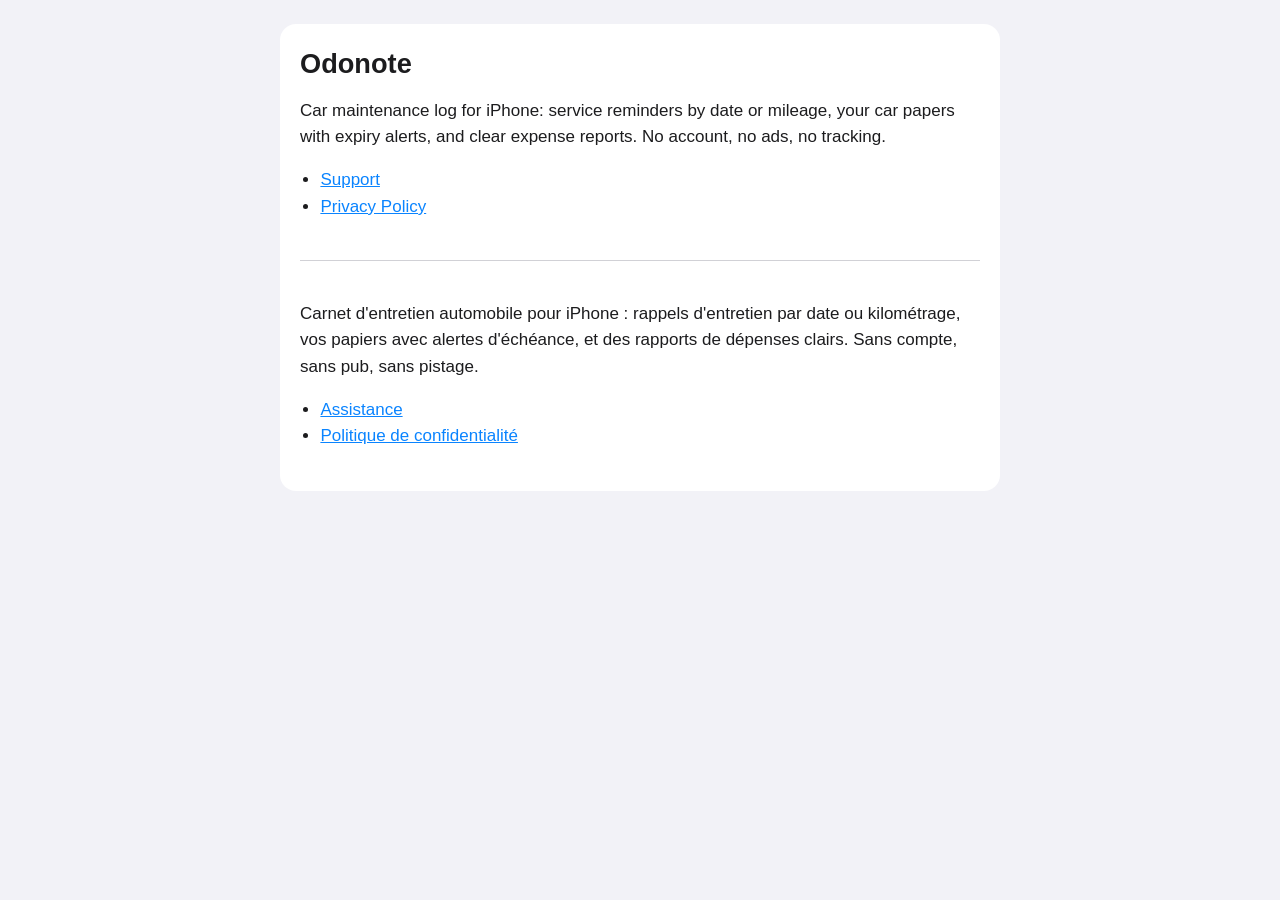
<file: index.html>
<!doctype html>
<html lang="en">
<head>
<meta charset="utf-8">
<meta name="viewport" content="width=device-width, initial-scale=1">
<title>Odonote – Car Maintenance Log</title>
<link rel="stylesheet" href="style.css">
</head>
<body>
<main>
<h1>Odonote</h1>
<p>Car maintenance log for iPhone: service reminders by date or mileage, your car papers with expiry alerts, and clear expense reports. No account, no ads, no tracking.</p>
<ul>
<li><a href="support.html">Support</a></li>
<li><a href="privacy.html">Privacy Policy</a></li>
</ul>

<hr>

<section lang="fr">
<p>Carnet d'entretien automobile pour iPhone : rappels d'entretien par date ou kilométrage, vos papiers avec alertes d'échéance, et des rapports de dépenses clairs. Sans compte, sans pub, sans pistage.</p>
<ul>
<li><a href="support.html#fr">Assistance</a></li>
<li><a href="privacy.html#fr">Politique de confidentialité</a></li>
</ul>
</section>
</main>
</body>
</html>
</file>
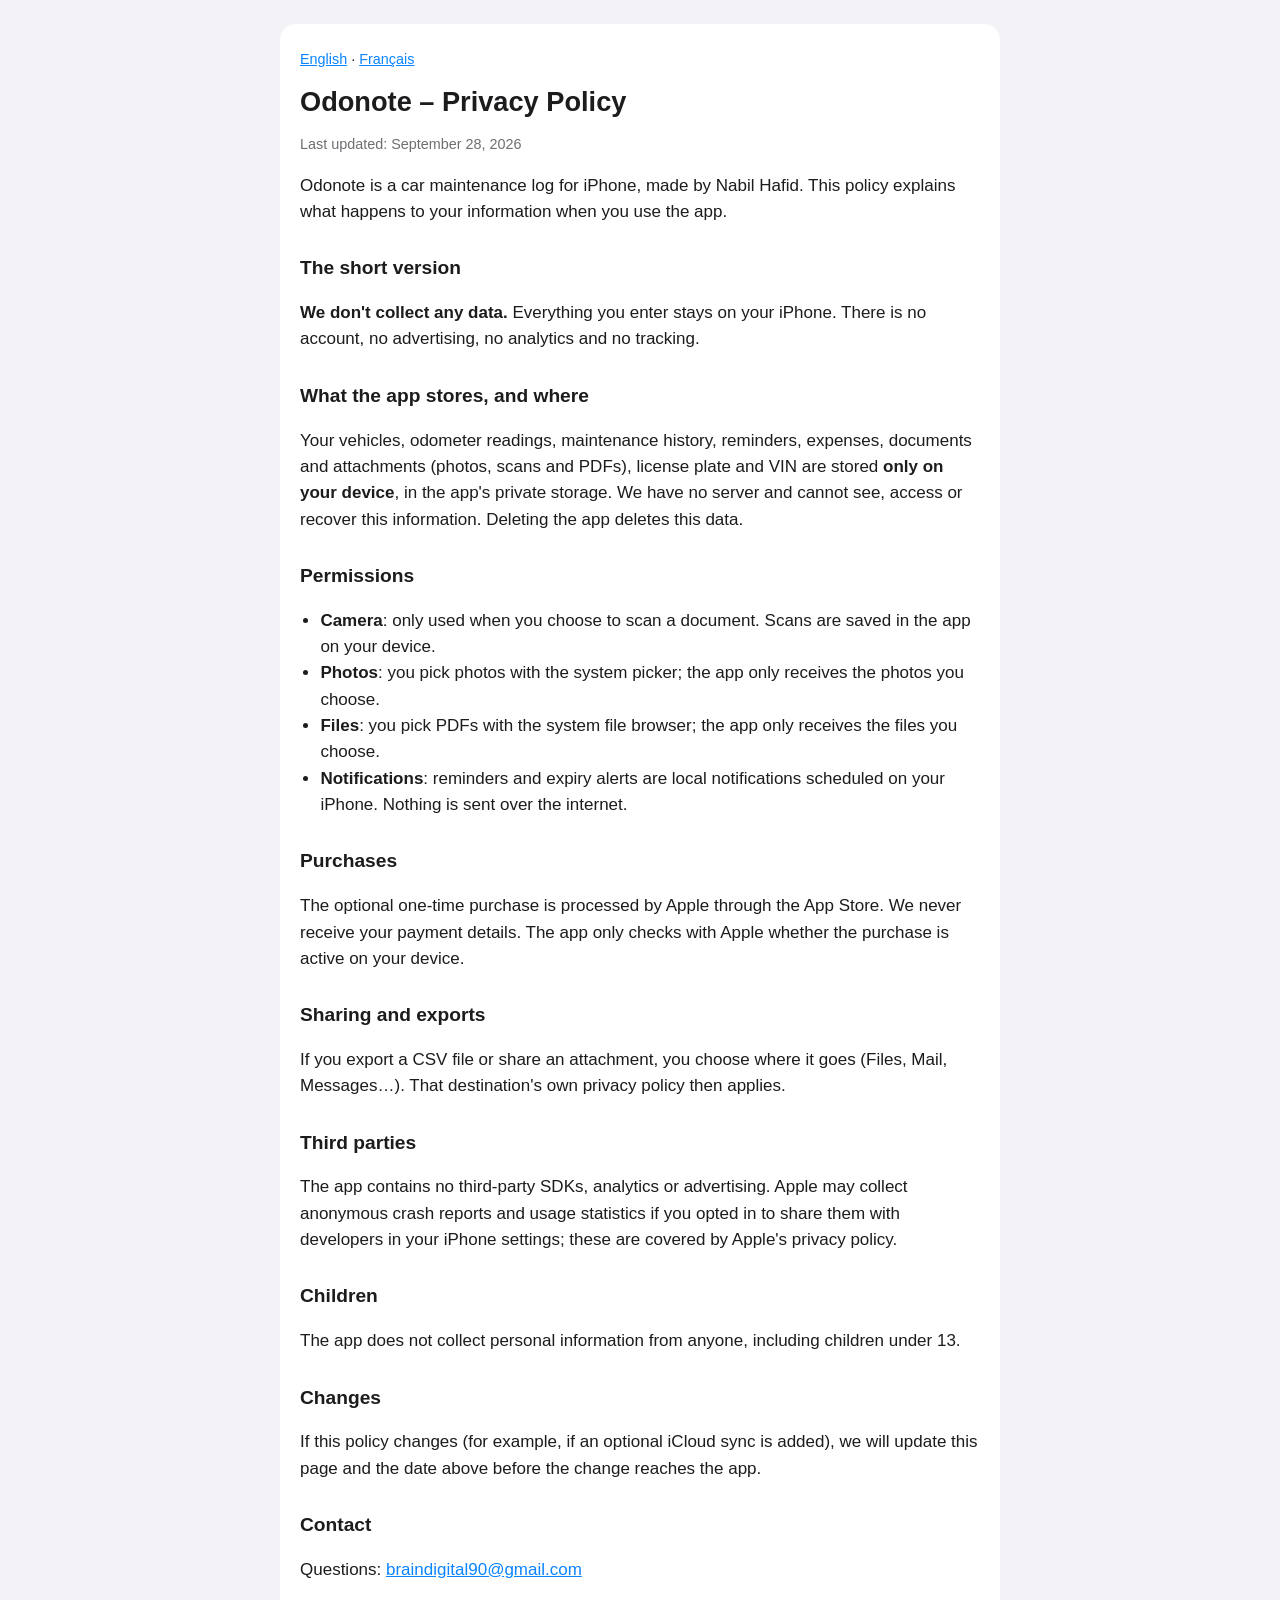
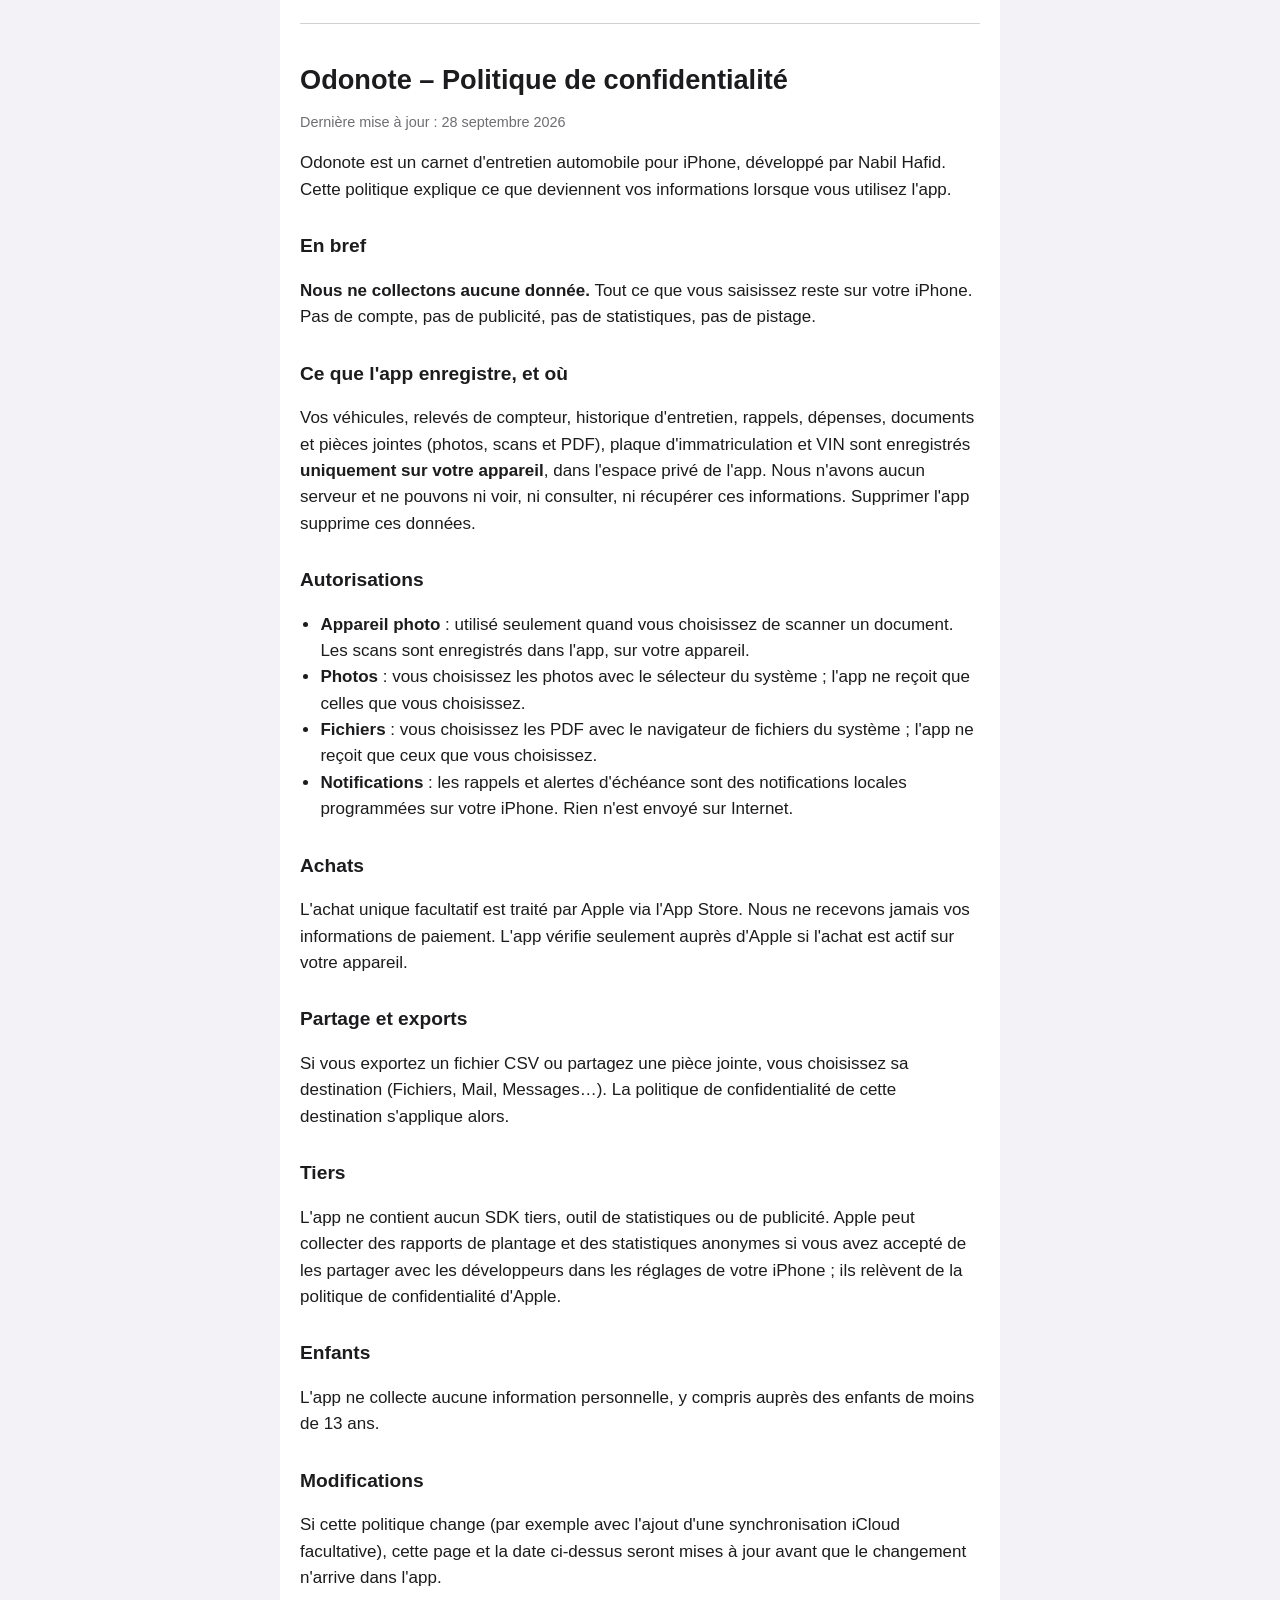
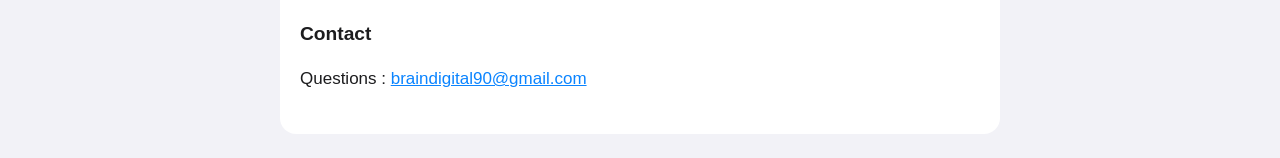
<file: privacy.html>
<!doctype html>
<html lang="en">
<head>
<meta charset="utf-8">
<meta name="viewport" content="width=device-width, initial-scale=1">
<title>Odonote – Privacy Policy</title>
<link rel="stylesheet" href="style.css">
</head>
<body>
<main>
<p class="lang"><a href="#en">English</a> · <a href="#fr">Français</a></p>

<section id="en">
<h1>Odonote – Privacy Policy</h1>
<p class="muted">Last updated: September 28, 2026</p>

<p>Odonote is a car maintenance log for iPhone, made by Nabil Hafid. This policy explains what happens to your information when you use the app.</p>

<h2>The short version</h2>
<p><strong>We don't collect any data.</strong> Everything you enter stays on your iPhone. There is no account, no advertising, no analytics and no tracking.</p>

<h2>What the app stores, and where</h2>
<p>Your vehicles, odometer readings, maintenance history, reminders, expenses, documents and attachments (photos, scans and PDFs), license plate and VIN are stored <strong>only on your device</strong>, in the app's private storage. We have no server and cannot see, access or recover this information. Deleting the app deletes this data.</p>

<h2>Permissions</h2>
<ul>
<li><strong>Camera</strong>: only used when you choose to scan a document. Scans are saved in the app on your device.</li>
<li><strong>Photos</strong>: you pick photos with the system picker; the app only receives the photos you choose.</li>
<li><strong>Files</strong>: you pick PDFs with the system file browser; the app only receives the files you choose.</li>
<li><strong>Notifications</strong>: reminders and expiry alerts are local notifications scheduled on your iPhone. Nothing is sent over the internet.</li>
</ul>

<h2>Purchases</h2>
<p>The optional one-time purchase is processed by Apple through the App Store. We never receive your payment details. The app only checks with Apple whether the purchase is active on your device.</p>

<h2>Sharing and exports</h2>
<p>If you export a CSV file or share an attachment, you choose where it goes (Files, Mail, Messages…). That destination's own privacy policy then applies.</p>

<h2>Third parties</h2>
<p>The app contains no third-party SDKs, analytics or advertising. Apple may collect anonymous crash reports and usage statistics if you opted in to share them with developers in your iPhone settings; these are covered by Apple's privacy policy.</p>

<h2>Children</h2>
<p>The app does not collect personal information from anyone, including children under 13.</p>

<h2>Changes</h2>
<p>If this policy changes (for example, if an optional iCloud sync is added), we will update this page and the date above before the change reaches the app.</p>

<h2>Contact</h2>
<p>Questions: <a href="mailto:braindigital90@gmail.com">braindigital90@gmail.com</a></p>
</section>

<hr>

<section id="fr" lang="fr">
<h1>Odonote – Politique de confidentialité</h1>
<p class="muted">Dernière mise à jour : 28 septembre 2026</p>

<p>Odonote est un carnet d'entretien automobile pour iPhone, développé par Nabil Hafid. Cette politique explique ce que deviennent vos informations lorsque vous utilisez l'app.</p>

<h2>En bref</h2>
<p><strong>Nous ne collectons aucune donnée.</strong> Tout ce que vous saisissez reste sur votre iPhone. Pas de compte, pas de publicité, pas de statistiques, pas de pistage.</p>

<h2>Ce que l'app enregistre, et où</h2>
<p>Vos véhicules, relevés de compteur, historique d'entretien, rappels, dépenses, documents et pièces jointes (photos, scans et PDF), plaque d'immatriculation et VIN sont enregistrés <strong>uniquement sur votre appareil</strong>, dans l'espace privé de l'app. Nous n'avons aucun serveur et ne pouvons ni voir, ni consulter, ni récupérer ces informations. Supprimer l'app supprime ces données.</p>

<h2>Autorisations</h2>
<ul>
<li><strong>Appareil photo</strong> : utilisé seulement quand vous choisissez de scanner un document. Les scans sont enregistrés dans l'app, sur votre appareil.</li>
<li><strong>Photos</strong> : vous choisissez les photos avec le sélecteur du système ; l'app ne reçoit que celles que vous choisissez.</li>
<li><strong>Fichiers</strong> : vous choisissez les PDF avec le navigateur de fichiers du système ; l'app ne reçoit que ceux que vous choisissez.</li>
<li><strong>Notifications</strong> : les rappels et alertes d'échéance sont des notifications locales programmées sur votre iPhone. Rien n'est envoyé sur Internet.</li>
</ul>

<h2>Achats</h2>
<p>L'achat unique facultatif est traité par Apple via l'App Store. Nous ne recevons jamais vos informations de paiement. L'app vérifie seulement auprès d'Apple si l'achat est actif sur votre appareil.</p>

<h2>Partage et exports</h2>
<p>Si vous exportez un fichier CSV ou partagez une pièce jointe, vous choisissez sa destination (Fichiers, Mail, Messages…). La politique de confidentialité de cette destination s'applique alors.</p>

<h2>Tiers</h2>
<p>L'app ne contient aucun SDK tiers, outil de statistiques ou de publicité. Apple peut collecter des rapports de plantage et des statistiques anonymes si vous avez accepté de les partager avec les développeurs dans les réglages de votre iPhone ; ils relèvent de la politique de confidentialité d'Apple.</p>

<h2>Enfants</h2>
<p>L'app ne collecte aucune information personnelle, y compris auprès des enfants de moins de 13 ans.</p>

<h2>Modifications</h2>
<p>Si cette politique change (par exemple avec l'ajout d'une synchronisation iCloud facultative), cette page et la date ci-dessus seront mises à jour avant que le changement n'arrive dans l'app.</p>

<h2>Contact</h2>
<p>Questions : <a href="mailto:braindigital90@gmail.com">braindigital90@gmail.com</a></p>
</section>
</main>
</body>
</html>
</file>
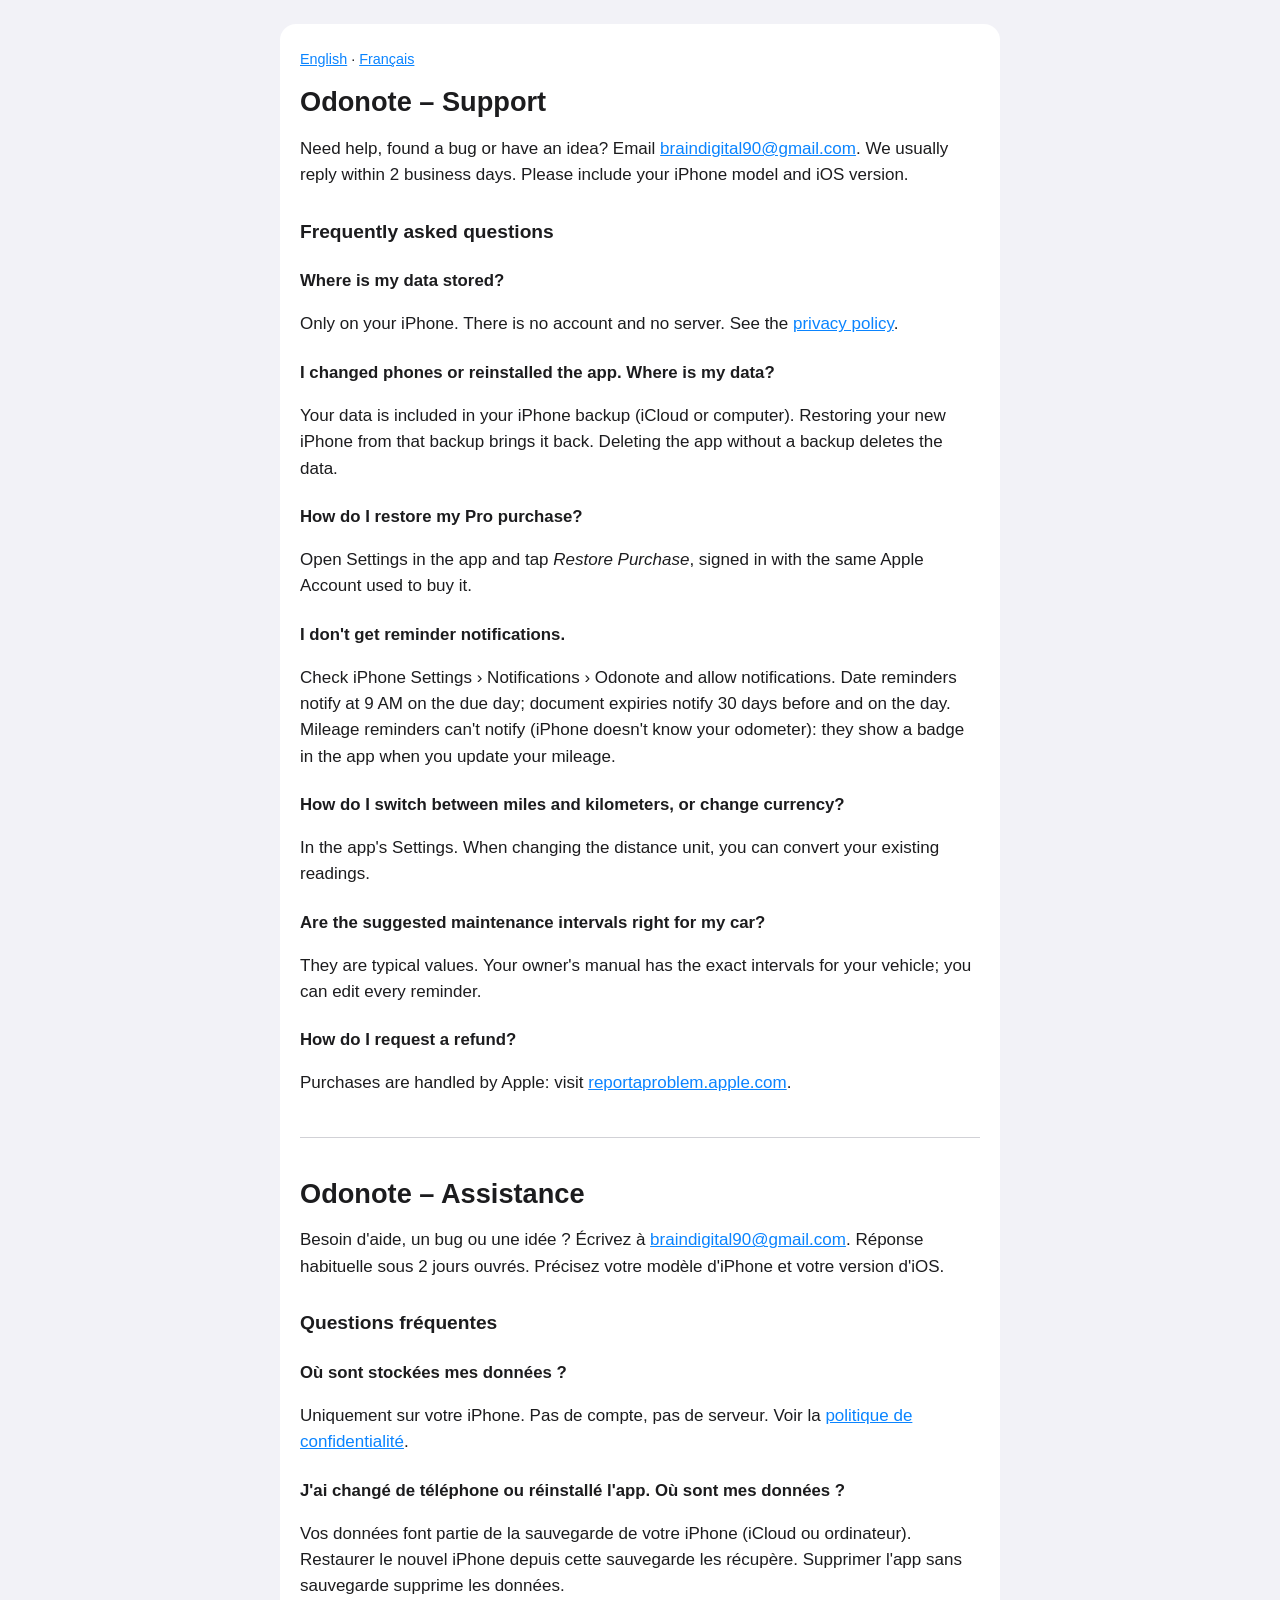
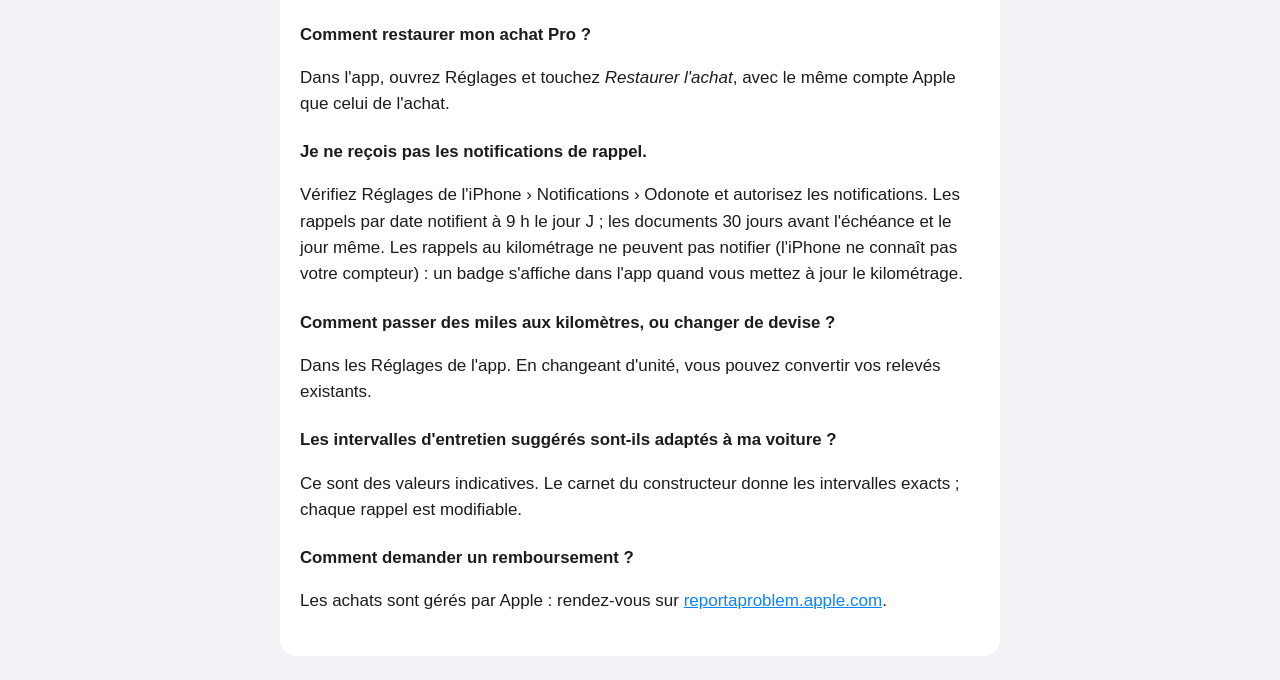
<file: support.html>
<!doctype html>
<html lang="en">
<head>
<meta charset="utf-8">
<meta name="viewport" content="width=device-width, initial-scale=1">
<title>Odonote – Support</title>
<link rel="stylesheet" href="style.css">
</head>
<body>
<main>
<p class="lang"><a href="#en">English</a> · <a href="#fr">Français</a></p>

<section id="en">
<h1>Odonote – Support</h1>
<p>Need help, found a bug or have an idea? Email <a href="mailto:braindigital90@gmail.com">braindigital90@gmail.com</a>. We usually reply within 2 business days. Please include your iPhone model and iOS version.</p>

<h2>Frequently asked questions</h2>

<h3>Where is my data stored?</h3>
<p>Only on your iPhone. There is no account and no server. See the <a href="privacy.html">privacy policy</a>.</p>

<h3>I changed phones or reinstalled the app. Where is my data?</h3>
<p>Your data is included in your iPhone backup (iCloud or computer). Restoring your new iPhone from that backup brings it back. Deleting the app without a backup deletes the data.</p>

<h3>How do I restore my Pro purchase?</h3>
<p>Open Settings in the app and tap <em>Restore Purchase</em>, signed in with the same Apple Account used to buy it.</p>

<h3>I don't get reminder notifications.</h3>
<p>Check iPhone Settings › Notifications › Odonote and allow notifications. Date reminders notify at 9 AM on the due day; document expiries notify 30 days before and on the day. Mileage reminders can't notify (iPhone doesn't know your odometer): they show a badge in the app when you update your mileage.</p>

<h3>How do I switch between miles and kilometers, or change currency?</h3>
<p>In the app's Settings. When changing the distance unit, you can convert your existing readings.</p>

<h3>Are the suggested maintenance intervals right for my car?</h3>
<p>They are typical values. Your owner's manual has the exact intervals for your vehicle; you can edit every reminder.</p>

<h3>How do I request a refund?</h3>
<p>Purchases are handled by Apple: visit <a href="https://reportaproblem.apple.com">reportaproblem.apple.com</a>.</p>
</section>

<hr>

<section id="fr" lang="fr">
<h1>Odonote – Assistance</h1>
<p>Besoin d'aide, un bug ou une idée ? Écrivez à <a href="mailto:braindigital90@gmail.com">braindigital90@gmail.com</a>. Réponse habituelle sous 2 jours ouvrés. Précisez votre modèle d'iPhone et votre version d'iOS.</p>

<h2>Questions fréquentes</h2>

<h3>Où sont stockées mes données ?</h3>
<p>Uniquement sur votre iPhone. Pas de compte, pas de serveur. Voir la <a href="privacy.html#fr">politique de confidentialité</a>.</p>

<h3>J'ai changé de téléphone ou réinstallé l'app. Où sont mes données ?</h3>
<p>Vos données font partie de la sauvegarde de votre iPhone (iCloud ou ordinateur). Restaurer le nouvel iPhone depuis cette sauvegarde les récupère. Supprimer l'app sans sauvegarde supprime les données.</p>

<h3>Comment restaurer mon achat Pro ?</h3>
<p>Dans l'app, ouvrez Réglages et touchez <em>Restaurer l'achat</em>, avec le même compte Apple que celui de l'achat.</p>

<h3>Je ne reçois pas les notifications de rappel.</h3>
<p>Vérifiez Réglages de l'iPhone › Notifications › Odonote et autorisez les notifications. Les rappels par date notifient à 9 h le jour J ; les documents 30 jours avant l'échéance et le jour même. Les rappels au kilométrage ne peuvent pas notifier (l'iPhone ne connaît pas votre compteur) : un badge s'affiche dans l'app quand vous mettez à jour le kilométrage.</p>

<h3>Comment passer des miles aux kilomètres, ou changer de devise ?</h3>
<p>Dans les Réglages de l'app. En changeant d'unité, vous pouvez convertir vos relevés existants.</p>

<h3>Les intervalles d'entretien suggérés sont-ils adaptés à ma voiture ?</h3>
<p>Ce sont des valeurs indicatives. Le carnet du constructeur donne les intervalles exacts ; chaque rappel est modifiable.</p>

<h3>Comment demander un remboursement ?</h3>
<p>Les achats sont gérés par Apple : rendez-vous sur <a href="https://reportaproblem.apple.com">reportaproblem.apple.com</a>.</p>
</section>
</main>
</body>
</html>
</file>
<file: style.css>
:root {
  --bg: #f2f2f7;
  --card: #ffffff;
  --text: #1c1c1e;
  --muted: #6e6e73;
  --accent: #0a84ff;
  --line: #d1d1d6;
}
@media (prefers-color-scheme: dark) {
  :root {
    --bg: #000000;
    --card: #1c1c1e;
    --text: #f2f2f7;
    --muted: #98989f;
    --line: #38383a;
  }
}
* { box-sizing: border-box; }
body {
  margin: 0;
  background: var(--bg);
  color: var(--text);
  font: 17px/1.55 -apple-system, BlinkMacSystemFont, "Segoe UI", Roboto, sans-serif;
}
main {
  max-width: 720px;
  margin: 24px auto;
  padding: 24px 20px;
  background: var(--card);
  border-radius: 16px;
}
h1 { font-size: 1.7rem; line-height: 1.2; margin: 0 0 8px; }
h2 { font-size: 1.2rem; margin: 28px 0 6px; }
h3 { font-size: 1.05rem; margin: 22px 0 4px; }
a { color: var(--accent); }
.muted { color: var(--muted); font-size: 0.9rem; }
.lang { font-size: 0.9rem; margin: 0 0 16px; }
hr { border: 0; border-top: 1px solid var(--line); margin: 40px 0; }
ul { padding-left: 1.2em; }
@media (max-width: 760px) { main { margin: 0; border-radius: 0; } }
</file>
